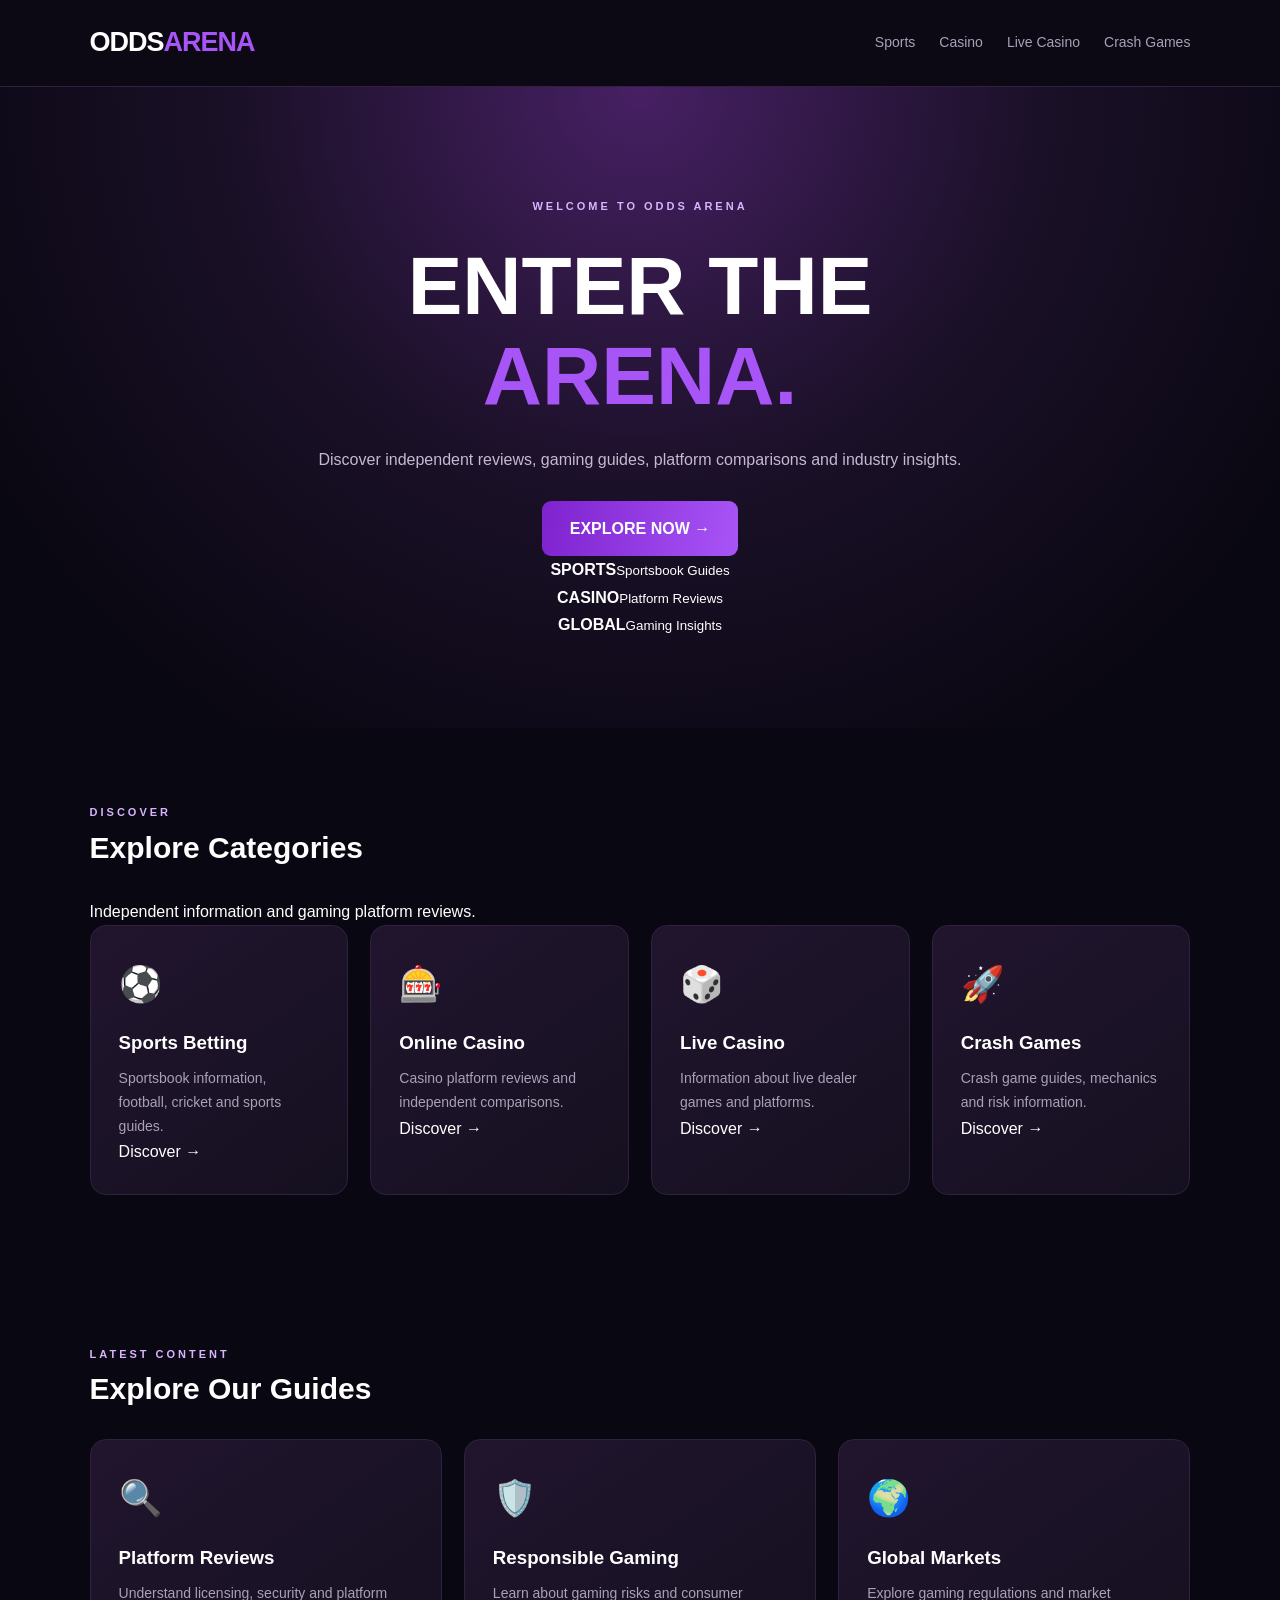
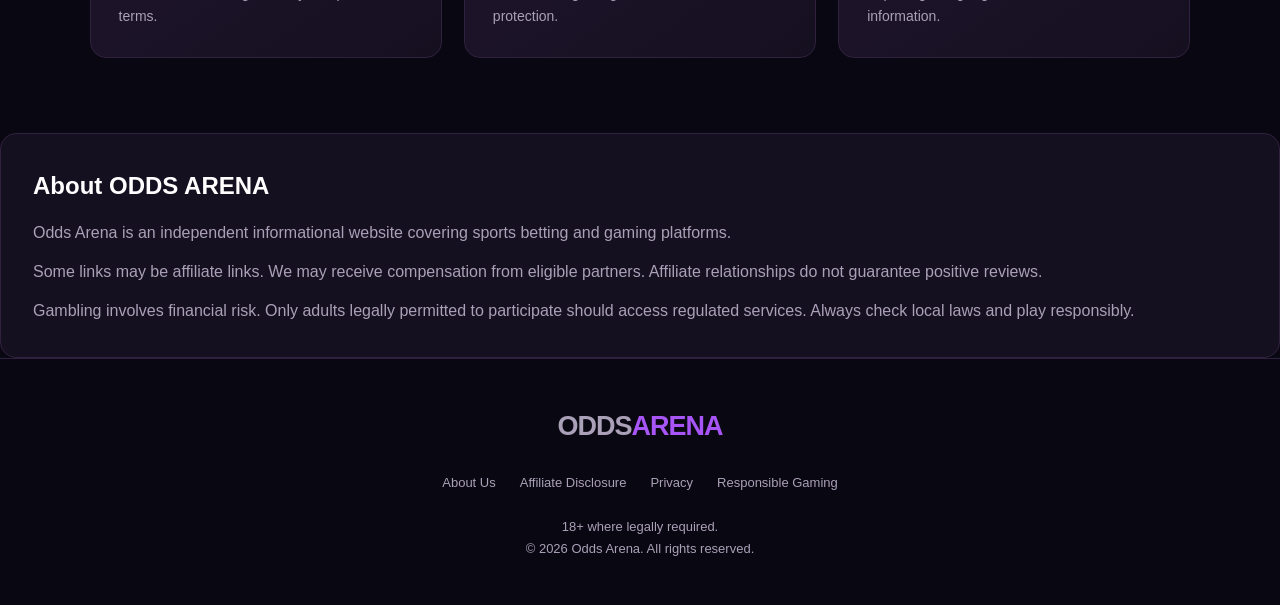
<file: index.html>
<!DOCTYPE html>
<html lang="en">
<head>
  <link rel="stylesheet" href="style.css">
<meta charset="UTF-8">
<meta name="viewport" content="width=device-width, initial-scale=1.0">
<meta name="description" content="Odds Arena - Independent sports and gaming reviews, guides and comparisons.">
<meta name="theme-color" content="#0b0812">
<title>ODDS ARENA | Gaming Reviews & Guides</title>


</head>

<body>

<header>
  <a class="logo" href="#">ODDS<span>ARENA</span></a>
  <nav>
    <a href="reviews.html#sports">Sports</a>
<a href="reviews.html#casino">Casino</a>
<a href="reviews.html#live">Live Casino</a>
<a href="reviews.html#crash">Crash Games</a>
  </nav>
</header>

<main>

<div class="hero">
  <div class="eyebrow">WELCOME TO ODDS ARENA</div>
  <h1>ENTER THE<br><span>ARENA.</span></h1>
  <p>
    Discover independent reviews, gaming guides,
    platform comparisons and industry insights.
  </p>
  <a class="button" href="#categories">EXPLORE NOW →</a>

  <div class="stats">
    <div><strong>SPORTS</strong><small>Sportsbook Guides</small></div>
    <div><strong>CASINO</strong><small>Platform Reviews</small></div>
    <div><strong>GLOBAL</strong><small>Gaming Insights</small></div>
  </div>
</div>

<section id="categories">
  <div class="heading">
    <div class="eyebrow">DISCOVER</div>
    <h2>Explore Categories</h2>
    <p>Independent information and gaming platform reviews.</p>
  </div>

  <div class="grid">
    <div class="card" id="sports">
      <div class="icon">⚽</div>
      <h3>Sports Betting</h3>
      <p>Sportsbook information, football, cricket and sports guides.</p>
      <a href="reviews.html#sports">Discover →</a>
    </div>

    <div class="card" id="casino">
      <div class="icon">🎰</div>
      <h3>Online Casino</h3>
      <p>Casino platform reviews and independent comparisons.</p>
      <a href="reviews.html#casino">Discover →</a>
    </div>

    <div class="card" id="live">
      <div class="icon">🎲</div>
      <h3>Live Casino</h3>
      <p>Information about live dealer games and platforms.</p>
      <a href="reviews.html#live">Discover →</a>
    </div>

    <div class="card" id="crash">
      <div class="icon">🚀</div>
      <h3>Crash Games</h3>
      <p>Crash game guides, mechanics and risk information.</p>
      <a href="reviews.html#crash">Discover →</a>
    </div>
  </div>
</section>

<section>
  <div class="heading">
    <div class="eyebrow">LATEST CONTENT</div>
    <h2>Explore Our Guides</h2>
  </div>
  <div class="grid">
    <div class="card">
      <div class="icon">🔍</div>
      <h3>Platform Reviews</h3>
      <p>Understand licensing, security and platform terms.</p>
    </div>
    <div class="card">
      <div class="icon">🛡️</div>
      <h3>Responsible Gaming</h3>
      <p>Learn about gaming risks and consumer protection.</p>
    </div>
    <div class="card">
      <div class="icon">🌍</div>
      <h3>Global Markets</h3>
      <p>Explore gaming regulations and market information.</p>
    </div>
  </div>
</section>

<div class="about" id="about">
  <h2>About ODDS ARENA</h2>
  <p>
    Odds Arena is an independent informational website
    covering sports betting and gaming platforms.
  </p>
  <p>
    Some links may be affiliate links. We may receive
    compensation from eligible partners. Affiliate
    relationships do not guarantee positive reviews.
  </p>
  <p>
    Gambling involves financial risk. Only adults legally
    permitted to participate should access regulated services.
    Always check local laws and play responsibly.
  </p>
</div>

</main>

<footer>
  <a class="logo" href="#">ODDS<span>ARENA</span></a>
  <div class="footer-links">
    <a href="#about">About Us</a>
    <a href="#about">Affiliate Disclosure</a>
    <a href="#about">Privacy</a>
    <a href="#about">Responsible Gaming</a>
  </div>
  <p>18+ where legally required.</p>
  <p>© 2026 Odds Arena. All rights reserved.</p>
</footer>

</body>
</html>
</file>
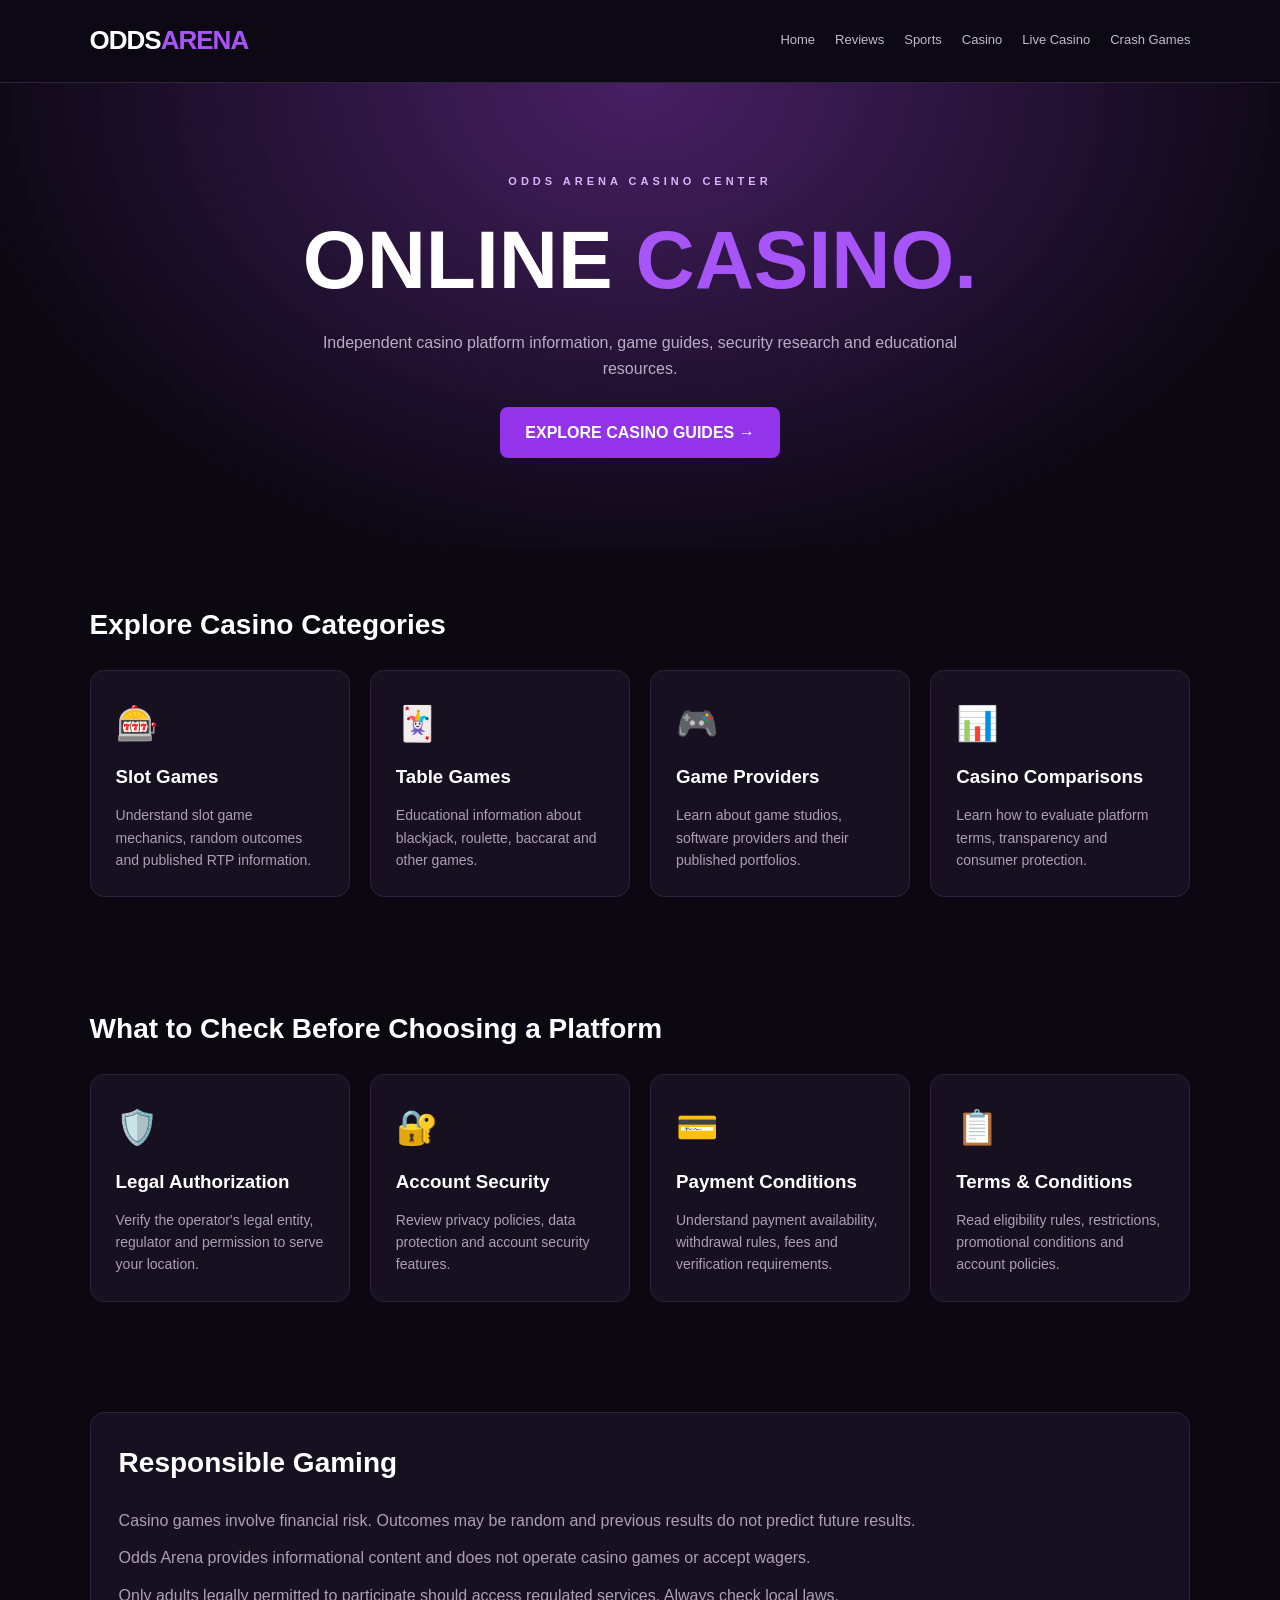
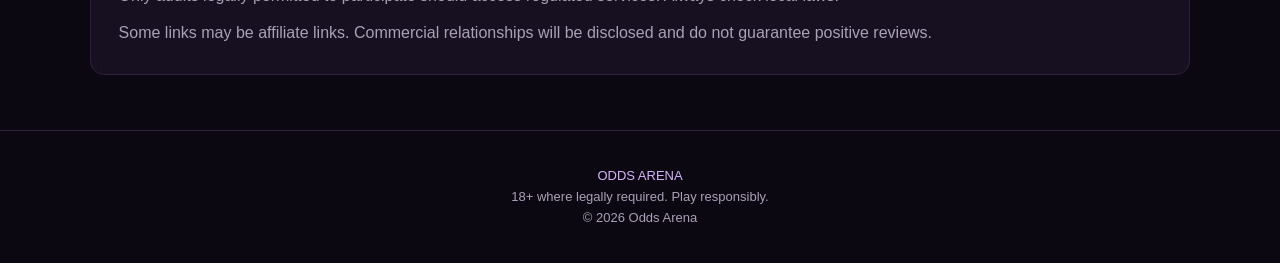
<file: casino.html>
<!DOCTYPE html>
<html lang="en">
  <head>
    <link rel="stylesheet" href="style.css">
<meta charset="UTF-8">
<meta name="viewport" content="width=device-width, initial-scale=1">
<meta name="description" content="Odds Arena independent online casino reviews and educational gaming guides.">
<title>Online Casino Guides | ODDS ARENA</title>
<style>
*{box-sizing:border-box;margin:0;padding:0}
body{background:#0b0812;color:#fff;font-family:Arial,sans-serif;line-height:1.6}
a{text-decoration:none;color:inherit}
header{padding:20px 7%;display:flex;justify-content:space-between;align-items:center;flex-wrap:wrap;gap:15px;border-bottom:1px solid #30213e}
.logo{font-size:26px;font-weight:900}
.logo span{color:#a855f7}
nav{display:flex;gap:20px;flex-wrap:wrap}
nav a{color:#c5b8d1;font-size:13px}
.hero{text-align:center;padding:90px 20px;background:radial-gradient(ellipse at top,#472064,#0b0812 75%)}
.tag{color:#d8b4fe;letter-spacing:4px;font-size:11px}
h1{font-size:clamp(40px,7vw,65px);margin:15px 0}
h1 span{color:#a855f7}
.hero p{max-width:650px;margin:auto;color:#b9aec4}
.btn{display:inline-block;background:#9333ea;padding:13px 25px;border-radius:8px;margin-top:25px;font-weight:bold}
section{padding:55px 7%}
section h2{margin-bottom:22px;font-size:28px}
.grid{display:grid;grid-template-columns:repeat(auto-fit,minmax(230px,1fr));gap:20px}
.card{background:#171020;border:1px solid #30213e;padding:25px;border-radius:14px}
.card span{font-size:34px}
.card h3{margin:12px 0}
.card p{font-size:14px;color:#aaa0b7}
.info{background:#171020;border:1px solid #30213e;border-radius:14px;padding:28px}
.info p{color:#aaa0b7;margin-top:12px}
footer{text-align:center;padding:35px;border-top:1px solid #30213e;color:#aaa0b7;font-size:13px}
footer a{color:#d8b4fe}
@media(max-width:600px){header{justify-content:center}nav{justify-content:center;gap:12px}}
</style>
</head>
<body>
<header>
<a class="logo" href="index.html">ODDS<span>ARENA</span></a>
<nav>
<a href="index.html">Home</a>
<a href="reviews.html">Reviews</a>
<a href="sports.html">Sports</a>
<a href="casino.html">Casino</a>
<a href="live.html">Live Casino</a>
<a href="crash.html">Crash Games</a>
</nav>
</header>

<main>
<div class="hero">
<div class="tag">ODDS ARENA CASINO CENTER</div>
<h1>ONLINE <span>CASINO.</span></h1>
<p>Independent casino platform information, game guides, security research and educational resources.</p>
<a href="#guides" class="btn">EXPLORE CASINO GUIDES →</a>
</div>

<section id="guides">
<h2>Explore Casino Categories</h2>
<div class="grid">
<article class="card">
<span>🎰</span>
<h3>Slot Games</h3>
<p>Understand slot game mechanics, random outcomes and published RTP information.</p>
</article>
<article class="card">
<span>🃏</span>
<h3>Table Games</h3>
<p>Educational information about blackjack, roulette, baccarat and other games.</p>
</article>
<article class="card">
<span>🎮</span>
<h3>Game Providers</h3>
<p>Learn about game studios, software providers and their published portfolios.</p>
</article>
<article class="card">
<span>📊</span>
<h3>Casino Comparisons</h3>
<p>Learn how to evaluate platform terms, transparency and consumer protection.</p>
</article>
</div>
</section>

<section>
<h2>What to Check Before Choosing a Platform</h2>
<div class="grid">
<article class="card">
<span>🛡️</span>
<h3>Legal Authorization</h3>
<p>Verify the operator's legal entity, regulator and permission to serve your location.</p>
</article>
<article class="card">
<span>🔐</span>
<h3>Account Security</h3>
<p>Review privacy policies, data protection and account security features.</p>
</article>
<article class="card">
<span>💳</span>
<h3>Payment Conditions</h3>
<p>Understand payment availability, withdrawal rules, fees and verification requirements.</p>
</article>
<article class="card">
<span>📋</span>
<h3>Terms & Conditions</h3>
<p>Read eligibility rules, restrictions, promotional conditions and account policies.</p>
</article>
</div>
</section>

<section>
<div class="info">
<h2>Responsible Gaming</h2>
<p>Casino games involve financial risk. Outcomes may be random and previous results do not predict future results.</p>
<p>Odds Arena provides informational content and does not operate casino games or accept wagers.</p>
<p>Only adults legally permitted to participate should access regulated services. Always check local laws.</p>
<p>Some links may be affiliate links. Commercial relationships will be disclosed and do not guarantee positive reviews.</p>
</div>
</section>
</main>

<footer>
<a href="index.html">ODDS ARENA</a>
<p>18+ where legally required. Play responsibly.</p>
<p>© 2026 Odds Arena</p>
</footer>
</body>
</html>
</file>
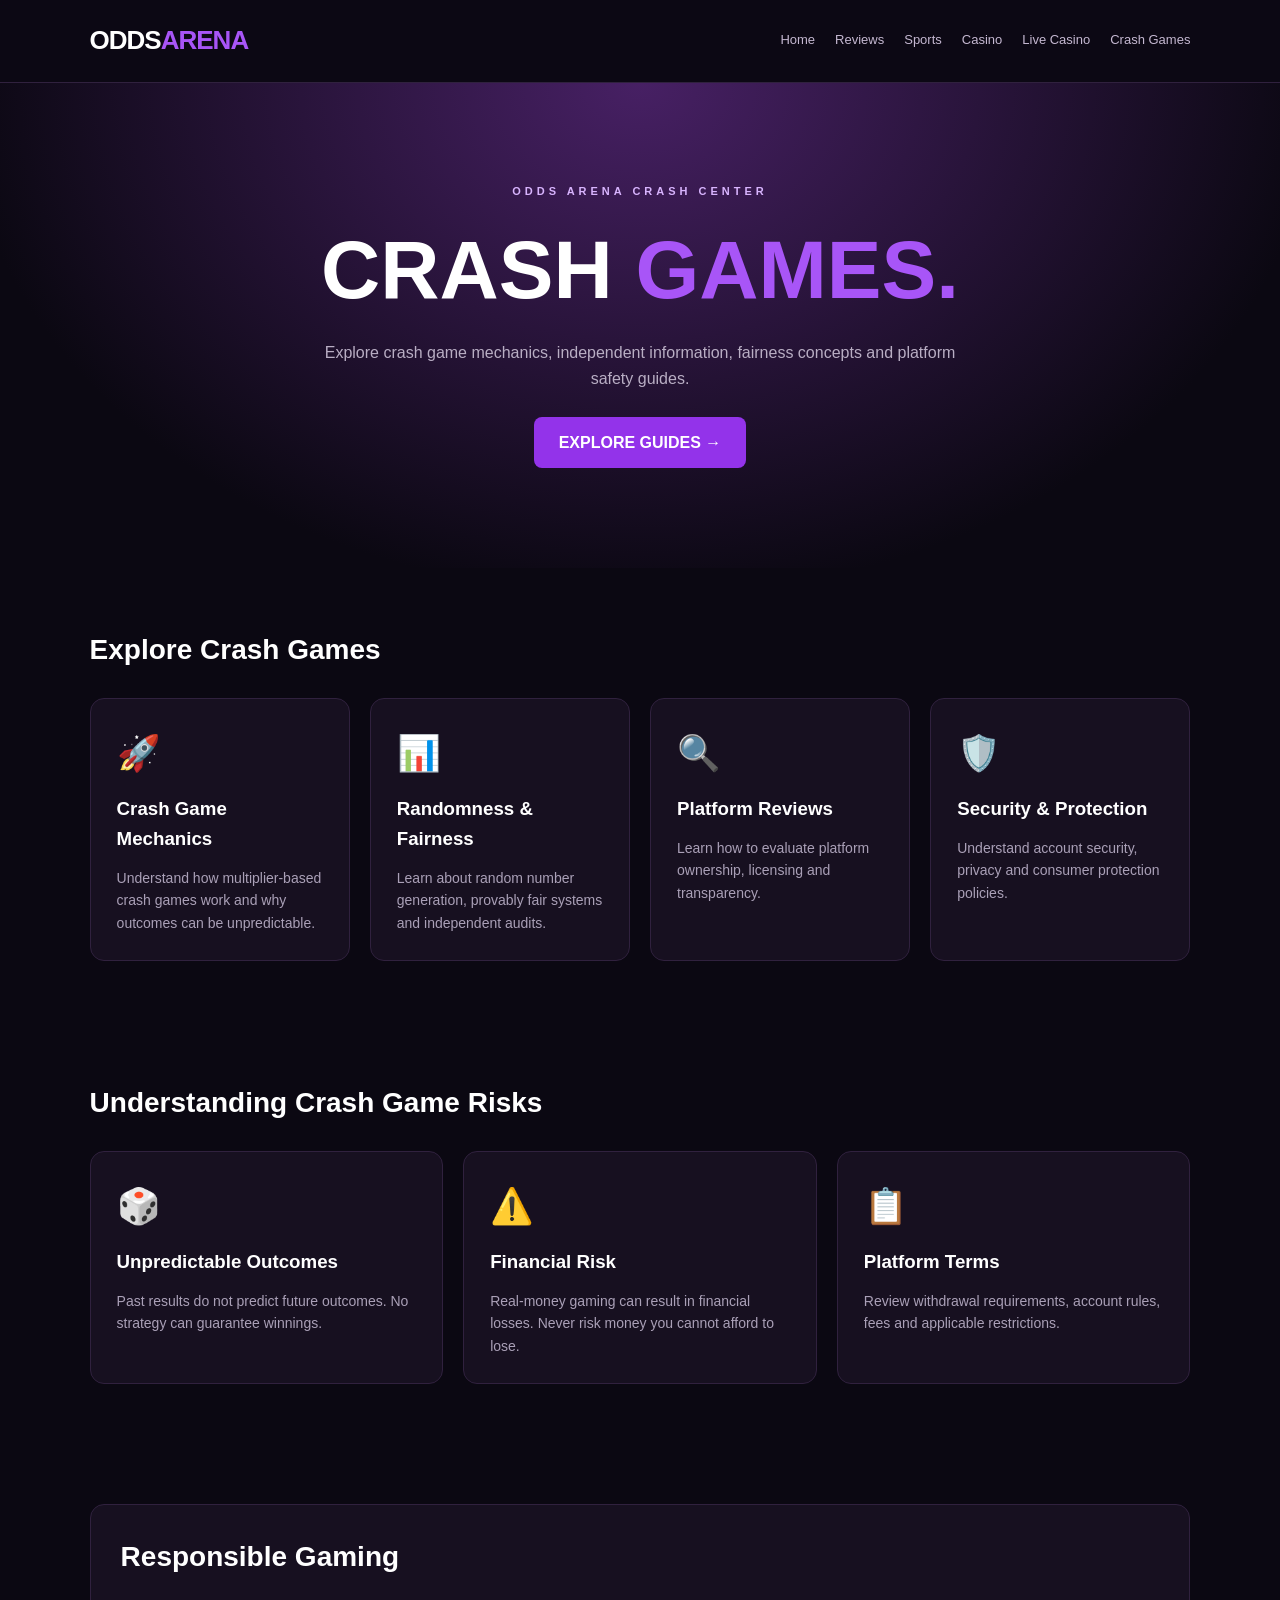
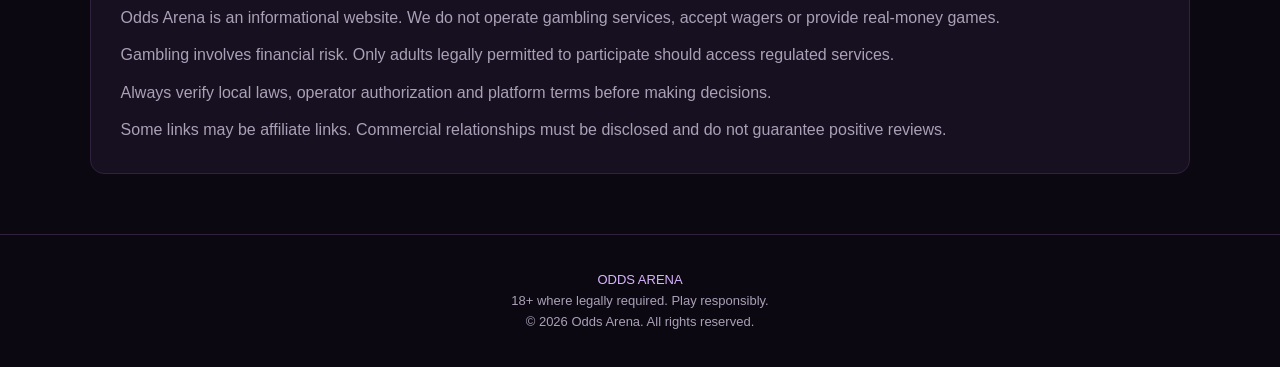
<file: crash.html>
<!DOCTYPE html>
<html lang="en">
 <link rel="stylesheet" href="style.css">
<head>
<meta charset="UTF-8">
<meta name="viewport" content="width=device-width, initial-scale=1">
<meta name="description" content="Odds Arena crash game guides, mechanics, fairness and independent platform information.">
<meta name="theme-color" content="#0b0812">
<title>Crash Games | ODDS ARENA</title>

<style>
*{box-sizing:border-box;margin:0;padding:0}
body{
 background:#0b0812;
 color:#fff;
 font-family:Arial,sans-serif;
 line-height:1.6;
}
a{text-decoration:none;color:inherit}
header{
 padding:20px 7%;
 display:flex;
 justify-content:space-between;
 align-items:center;
 flex-wrap:wrap;
 gap:15px;
 border-bottom:1px solid #30213e;
}
.logo{font-size:26px;font-weight:900}
.logo span{color:#a855f7}
nav{display:flex;gap:20px;flex-wrap:wrap}
nav a{color:#c5b8d1;font-size:13px}
nav a:hover{color:#d8b4fe}
.hero{
 text-align:center;
 padding:100px 20px;
 background:radial-gradient(ellipse at top,#472064,#0b0812 75%);
}
.tag{
 color:#d8b4fe;
 letter-spacing:4px;
 font-size:11px;
}
h1{
 font-size:clamp(40px,7vw,68px);
 margin:15px 0;
}
h1 span{color:#a855f7}
.hero p{
 max-width:650px;
 margin:auto;
 color:#b9aec4;
}
.btn{
 display:inline-block;
 background:#9333ea;
 padding:13px 25px;
 border-radius:8px;
 margin-top:25px;
 font-weight:bold;
}
section{padding:60px 7%}
section h2{margin-bottom:25px;font-size:28px}
.grid{
 display:grid;
 grid-template-columns:repeat(auto-fit,minmax(230px,1fr));
 gap:20px;
}
.card{
 background:#171020;
 border:1px solid #30213e;
 padding:26px;
 border-radius:14px;
}
.card span{font-size:35px}
.card h3{margin:13px 0}
.card p{
 color:#aaa0b7;
 font-size:14px;
}
.info{
 background:#171020;
 border:1px solid #30213e;
 border-radius:14px;
 padding:30px;
}
.info p{
 color:#aaa0b7;
 margin-top:12px;
}
footer{
 text-align:center;
 padding:35px;
 border-top:1px solid #30213e;
 color:#aaa0b7;
 font-size:13px;
}
footer a{color:#d8b4fe}
@media(max-width:600px){
 header{justify-content:center}
 nav{justify-content:center;gap:12px}
 .hero{padding:75px 18px}
 section{padding:45px 5%}
}
</style>
</head>

<body>

<header>
<a class="logo" href="index.html">ODDS<span>ARENA</span></a>
<nav>
<a href="index.html">Home</a>
<a href="reviews.html">Reviews</a>
<a href="sports.html">Sports</a>
<a href="casino.html">Casino</a>
<a href="live.html">Live Casino</a>
<a href="crash.html">Crash Games</a>
</nav>
</header>

<main>

<div class="hero">
<div class="tag">ODDS ARENA CRASH CENTER</div>
<h1>CRASH <span>GAMES.</span></h1>
<p>
Explore crash game mechanics, independent information,
fairness concepts and platform safety guides.
</p>
<a href="#guides" class="btn">EXPLORE GUIDES →</a>
</div>

<section id="guides">
<h2>Explore Crash Games</h2>

<div class="grid">

<article class="card">
<span>🚀</span>
<h3>Crash Game Mechanics</h3>
<p>
Understand how multiplier-based crash games work
and why outcomes can be unpredictable.
</p>
</article>

<article class="card">
<span>📊</span>
<h3>Randomness & Fairness</h3>
<p>
Learn about random number generation,
provably fair systems and independent audits.
</p>
</article>

<article class="card">
<span>🔍</span>
<h3>Platform Reviews</h3>
<p>
Learn how to evaluate platform ownership,
licensing and transparency.
</p>
</article>

<article class="card">
<span>🛡️</span>
<h3>Security & Protection</h3>
<p>
Understand account security, privacy
and consumer protection policies.
</p>
</article>

</div>
</section>

<section>
<h2>Understanding Crash Game Risks</h2>

<div class="grid">

<article class="card">
<span>🎲</span>
<h3>Unpredictable Outcomes</h3>
<p>
Past results do not predict future outcomes.
No strategy can guarantee winnings.
</p>
</article>

<article class="card">
<span>⚠️</span>
<h3>Financial Risk</h3>
<p>
Real-money gaming can result in financial losses.
Never risk money you cannot afford to lose.
</p>
</article>

<article class="card">
<span>📋</span>
<h3>Platform Terms</h3>
<p>
Review withdrawal requirements, account rules,
fees and applicable restrictions.
</p>
</article>

</div>
</section>

<section>
<div class="info">
<h2>Responsible Gaming</h2>

<p>
Odds Arena is an informational website.
We do not operate gambling services,
accept wagers or provide real-money games.
</p>

<p>
Gambling involves financial risk.
Only adults legally permitted to participate
should access regulated services.
</p>

<p>
Always verify local laws, operator authorization
and platform terms before making decisions.
</p>

<p>
Some links may be affiliate links.
Commercial relationships must be disclosed
and do not guarantee positive reviews.
</p>
</div>
</section>

</main>

<footer>
<a href="index.html">ODDS ARENA</a>
<p>18+ where legally required. Play responsibly.</p>
<p>© 2026 Odds Arena. All rights reserved.</p>
</footer>

</body>
</html>
</file>
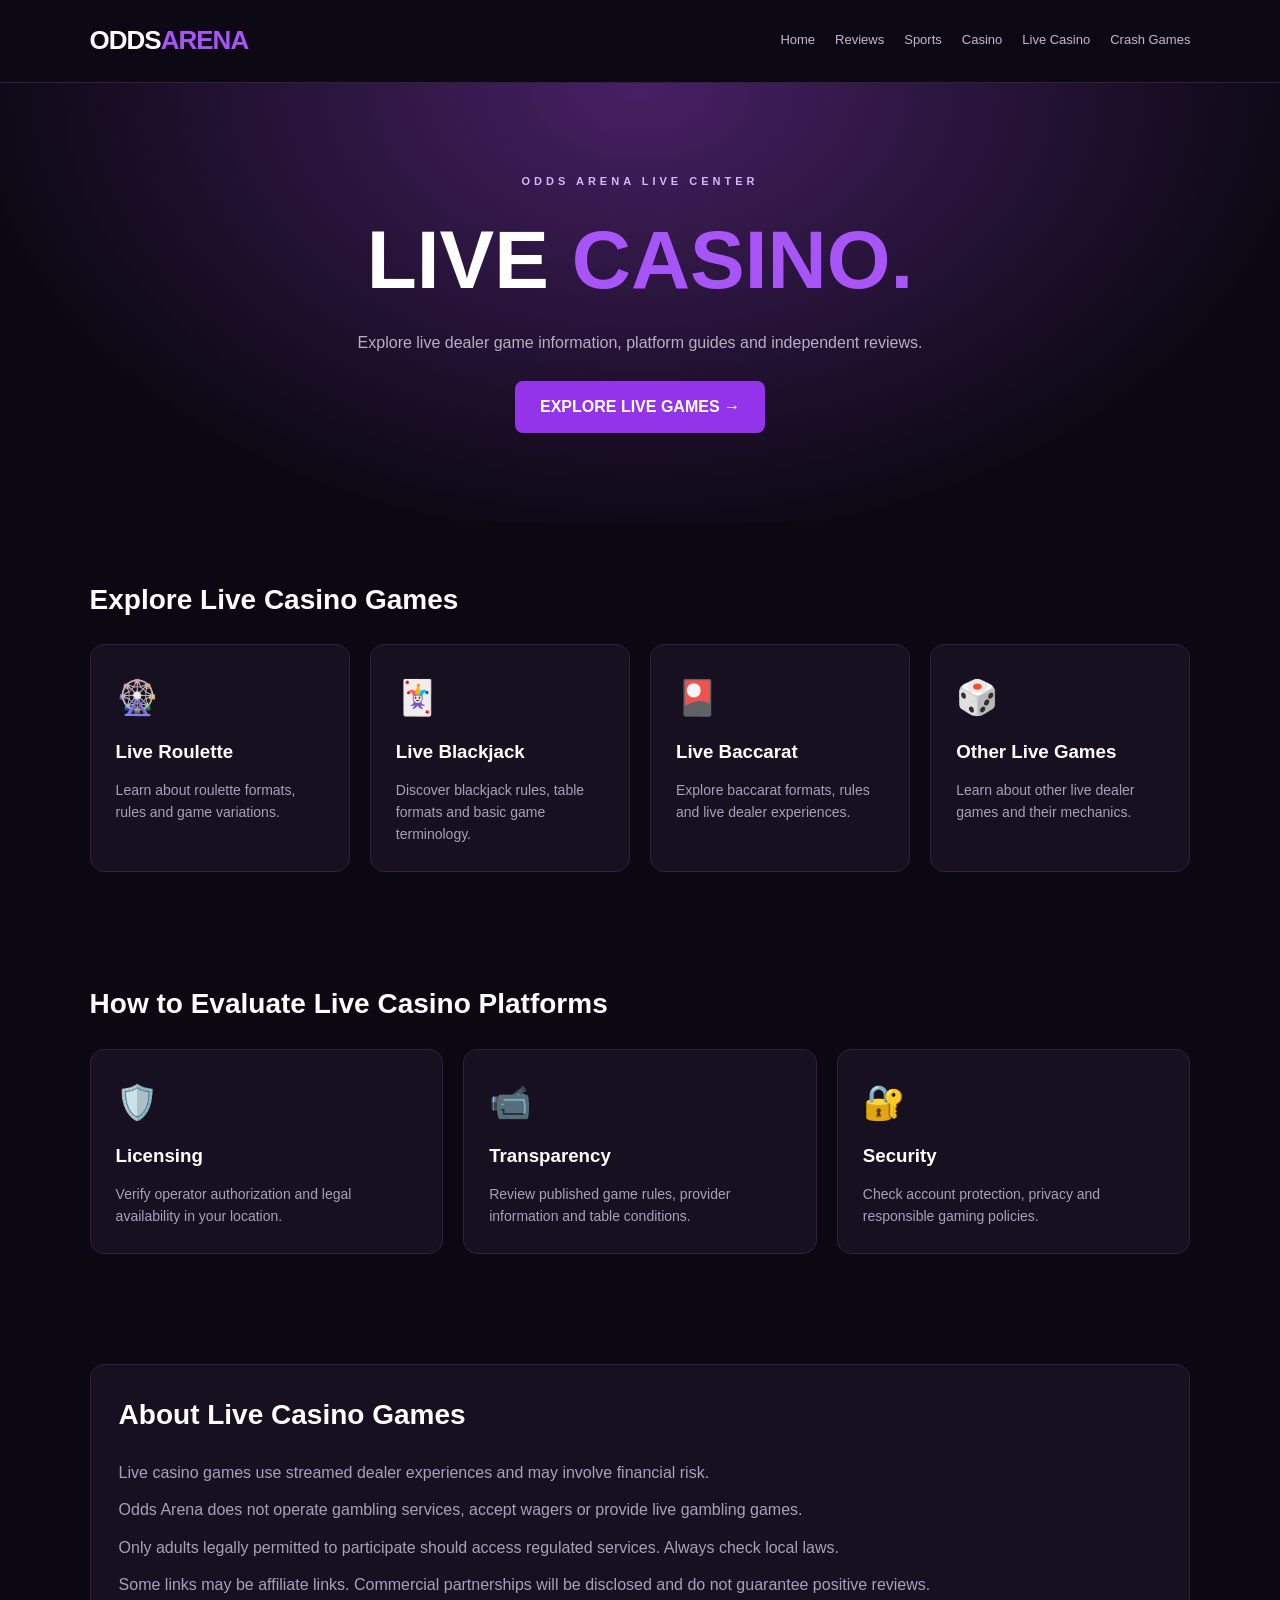
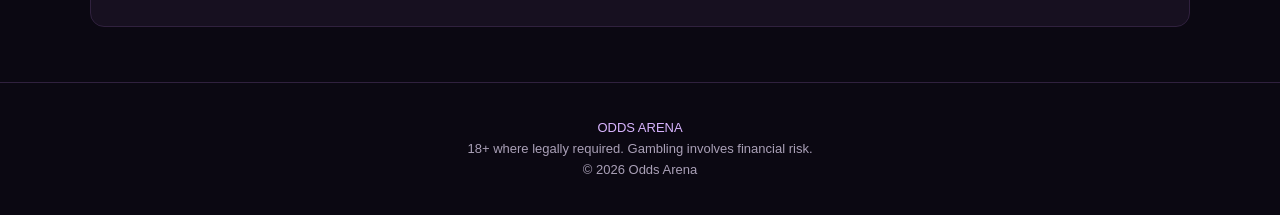
<file: live.html>
<!DOCTYPE html>
<html lang="en">
  <link rel="stylesheet" href="style.css">
<head>
<meta charset="UTF-8">
<meta name="viewport" content="width=device-width, initial-scale=1">
<meta name="description" content="Odds Arena live casino guides, game information and platform reviews.">
<title>Live Casino Guides | ODDS ARENA</title>
<style>
*{box-sizing:border-box;margin:0;padding:0}
body{background:#0b0812;color:#fff;font-family:Arial,sans-serif;line-height:1.6}
a{text-decoration:none;color:inherit}
header{padding:20px 7%;display:flex;justify-content:space-between;align-items:center;flex-wrap:wrap;gap:15px;border-bottom:1px solid #30213e}
.logo{font-size:26px;font-weight:900}
.logo span{color:#a855f7}
nav{display:flex;gap:20px;flex-wrap:wrap}
nav a{color:#c5b8d1;font-size:13px}
.hero{text-align:center;padding:90px 20px;background:radial-gradient(ellipse at top,#472064,#0b0812 75%)}
.tag{color:#d8b4fe;letter-spacing:4px;font-size:11px}
h1{font-size:clamp(40px,7vw,65px);margin:15px 0}
h1 span{color:#a855f7}
.hero p{max-width:650px;margin:auto;color:#b9aec4}
.btn{display:inline-block;background:#9333ea;padding:13px 25px;border-radius:8px;margin-top:25px;font-weight:bold}
section{padding:55px 7%}
section h2{margin-bottom:22px;font-size:28px}
.grid{display:grid;grid-template-columns:repeat(auto-fit,minmax(230px,1fr));gap:20px}
.card{background:#171020;border:1px solid #30213e;padding:25px;border-radius:14px}
.card span{font-size:34px}
.card h3{margin:12px 0}
.card p{font-size:14px;color:#aaa0b7}
.info{background:#171020;border:1px solid #30213e;border-radius:14px;padding:28px}
.info p{color:#aaa0b7;margin-top:12px}
footer{text-align:center;padding:35px;border-top:1px solid #30213e;color:#aaa0b7;font-size:13px}
footer a{color:#d8b4fe}
@media(max-width:600px){header{justify-content:center}nav{justify-content:center;gap:12px}}
</style>
</head>
<body>

<header>
<a class="logo" href="index.html">ODDS<span>ARENA</span></a>
<nav>
<a href="index.html">Home</a>
<a href="reviews.html">Reviews</a>
<a href="sports.html">Sports</a>
<a href="casino.html">Casino</a>
<a href="live.html">Live Casino</a>
<a href="crash.html">Crash Games</a>
</nav>
</header>

<main>
<div class="hero">
<div class="tag">ODDS ARENA LIVE CENTER</div>
<h1>LIVE <span>CASINO.</span></h1>
<p>Explore live dealer game information, platform guides and independent reviews.</p>
<a href="#games" class="btn">EXPLORE LIVE GAMES →</a>
</div>

<section id="games">
<h2>Explore Live Casino Games</h2>
<div class="grid">
<article class="card">
<span>🎡</span>
<h3>Live Roulette</h3>
<p>Learn about roulette formats, rules and game variations.</p>
</article>
<article class="card">
<span>🃏</span>
<h3>Live Blackjack</h3>
<p>Discover blackjack rules, table formats and basic game terminology.</p>
</article>
<article class="card">
<span>🎴</span>
<h3>Live Baccarat</h3>
<p>Explore baccarat formats, rules and live dealer experiences.</p>
</article>
<article class="card">
<span>🎲</span>
<h3>Other Live Games</h3>
<p>Learn about other live dealer games and their mechanics.</p>
</article>
</div>
</section>

<section>
<h2>How to Evaluate Live Casino Platforms</h2>
<div class="grid">
<article class="card">
<span>🛡️</span>
<h3>Licensing</h3>
<p>Verify operator authorization and legal availability in your location.</p>
</article>
<article class="card">
<span>📹</span>
<h3>Transparency</h3>
<p>Review published game rules, provider information and table conditions.</p>
</article>
<article class="card">
<span>🔐</span>
<h3>Security</h3>
<p>Check account protection, privacy and responsible gaming policies.</p>
</article>
</div>
</section>

<section>
<div class="info">
<h2>About Live Casino Games</h2>
<p>Live casino games use streamed dealer experiences and may involve financial risk.</p>
<p>Odds Arena does not operate gambling services, accept wagers or provide live gambling games.</p>
<p>Only adults legally permitted to participate should access regulated services. Always check local laws.</p>
<p>Some links may be affiliate links. Commercial partnerships will be disclosed and do not guarantee positive reviews.</p>
</div>
</section>
</main>

<footer>
<a href="index.html">ODDS ARENA</a>
<p>18+ where legally required. Gambling involves financial risk.</p>
<p>© 2026 Odds Arena</p>
</footer>
</body>
</html>
</file>
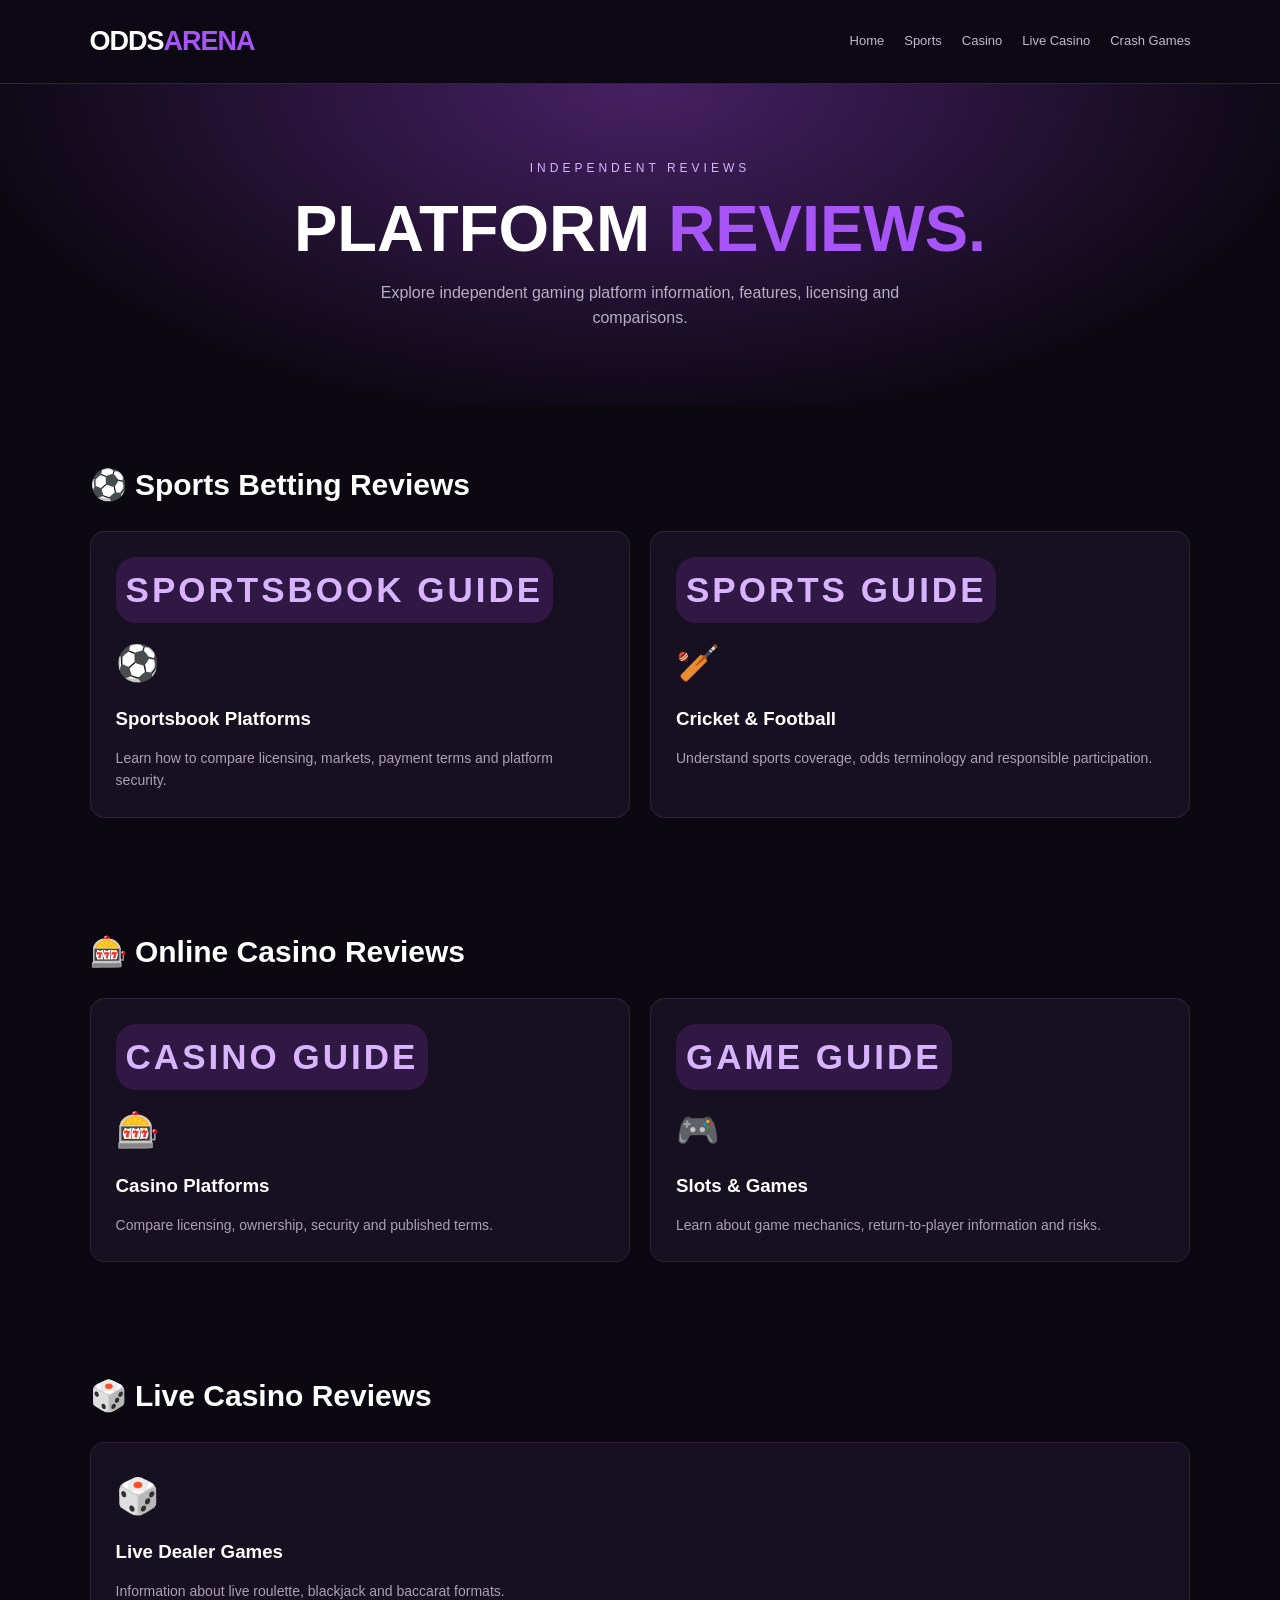
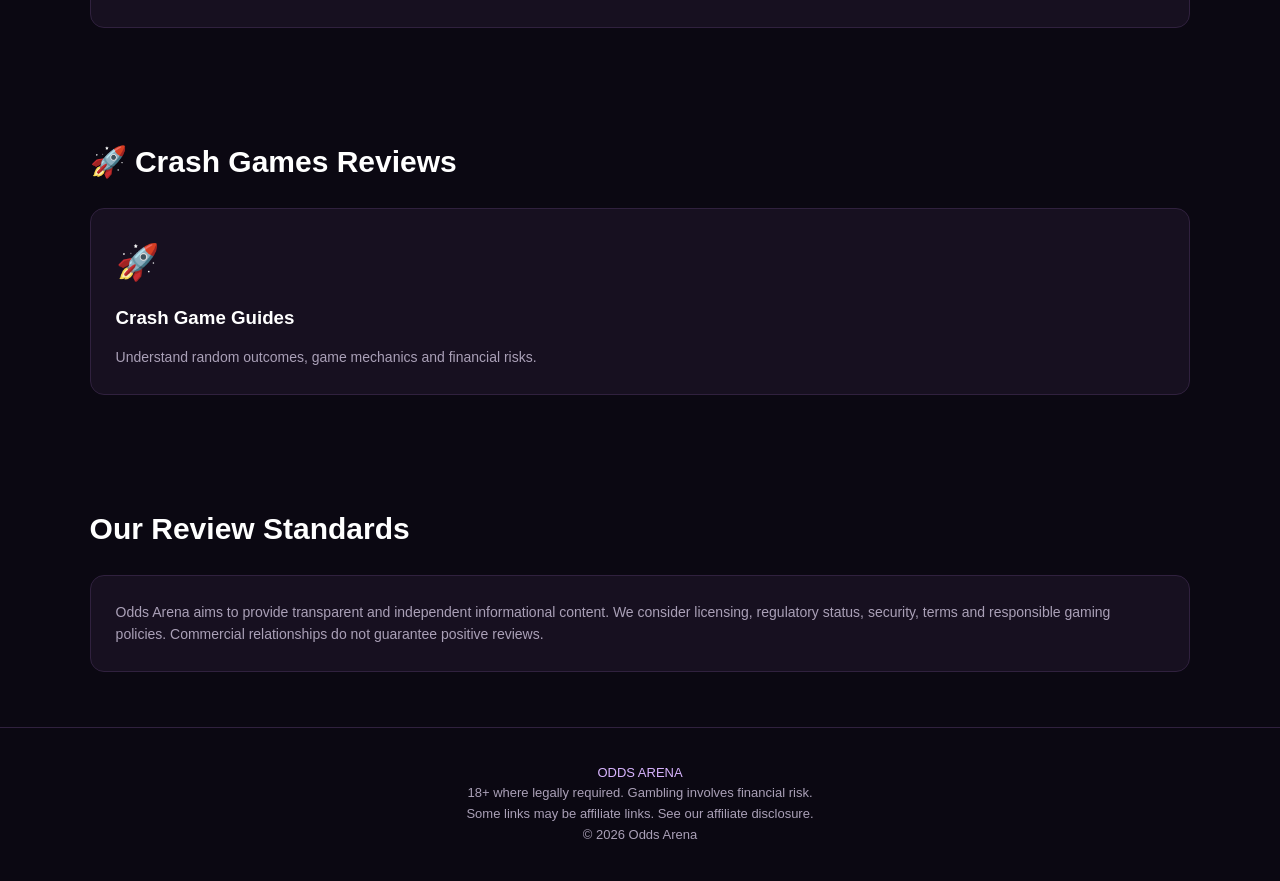
<file: reviews.html>
<!DOCTYPE html>
<html lang="en">
  <link rel="stylesheet" href="style.css">
<head>
<meta charset="UTF-8">
<meta name="viewport" content="width=device-width, initial-scale=1">
<meta name="description" content="Independent gaming platform reviews and comparisons at Odds Arena.">
<title>Reviews | ODDS ARENA</title>
<style>
*{box-sizing:border-box;margin:0;padding:0}
body{background:#0b0812;color:#fff;font-family:Arial,sans-serif;line-height:1.6}
a{text-decoration:none;color:inherit}
header{padding:20px 7%;display:flex;justify-content:space-between;align-items:center;border-bottom:1px solid #30213e;flex-wrap:wrap;gap:15px}
.logo{font-size:27px;font-weight:900}
.logo span{color:#a855f7}
nav{display:flex;gap:20px;flex-wrap:wrap}
nav a{font-size:13px;color:#c5b8d1}
.hero{text-align:center;padding:75px 20px;background:radial-gradient(ellipse at top,#472064,#0b0812 75%)}
.hero h1{font-size:clamp(38px,7vw,65px);margin:15px 0}
.hero h1 span{color:#a855f7}
.hero p{color:#b9aec4;max-width:600px;margin:auto}
.section{padding:55px 7%}
.section h2{margin-bottom:22px}
.grid{display:grid;grid-template-columns:repeat(auto-fit,minmax(240px,1fr));gap:20px}
.card{background:#171020;border:1px solid #30213e;border-radius:14px;padding:25px}
.card .emoji{font-size:35px}
.card h3{margin:13px 0}
.card p{font-size:14px;color:#aaa0b7}
.tag{display:inline-block;color:#d8b4fe;background:#301744;padding:5px 10px;border-radius:20px;font-size:11px;margin-bottom:12px}
footer{text-align:center;padding:35px;border-top:1px solid #30213e;color:#aaa0b7;font-size:13px}
footer a{color:#d8b4fe}
</style>
</head>
<body>
<header>
<a class="logo" href="index.html">ODDS<span>ARENA</span></a>
<nav>
<a href="index.html">Home</a>
<a href="#sports">Sports</a>
<a href="#casino">Casino</a>
<a href="#live">Live Casino</a>
<a href="#crash">Crash Games</a>
</nav>
</header>

<section class="hero">
<div style="color:#d8b4fe;letter-spacing:4px;font-size:12px">INDEPENDENT REVIEWS</div>
<h1>PLATFORM <span>REVIEWS.</span></h1>
<p>Explore independent gaming platform information, features, licensing and comparisons.</p>
</section>

<section class="section" id="sports">
<h2>⚽ Sports Betting Reviews</h2>
<div class="grid">
<article class="card">
<span class="tag">SPORTSBOOK GUIDE</span>
<div class="emoji">⚽</div>
<h3>Sportsbook Platforms</h3>
<p>Learn how to compare licensing, markets, payment terms and platform security.</p>
</article>
<article class="card">
<span class="tag">SPORTS GUIDE</span>
<div class="emoji">🏏</div>
<h3>Cricket & Football</h3>
<p>Understand sports coverage, odds terminology and responsible participation.</p>
</article>
</div>
</section>

<section class="section" id="casino">
<h2>🎰 Online Casino Reviews</h2>
<div class="grid">
<article class="card">
<span class="tag">CASINO GUIDE</span>
<div class="emoji">🎰</div>
<h3>Casino Platforms</h3>
<p>Compare licensing, ownership, security and published terms.</p>
</article>
<article class="card">
<span class="tag">GAME GUIDE</span>
<div class="emoji">🎮</div>
<h3>Slots & Games</h3>
<p>Learn about game mechanics, return-to-player information and risks.</p>
</article>
</div>
</section>

<section class="section" id="live">
<h2>🎲 Live Casino Reviews</h2>
<div class="grid">
<article class="card">
<div class="emoji">🎲</div>
<h3>Live Dealer Games</h3>
<p>Information about live roulette, blackjack and baccarat formats.</p>
</article>
</div>
</section>

<section class="section" id="crash">
<h2>🚀 Crash Games Reviews</h2>
<div class="grid">
<article class="card">
<div class="emoji">🚀</div>
<h3>Crash Game Guides</h3>
<p>Understand random outcomes, game mechanics and financial risks.</p>
</article>
</div>
</section>

<section class="section">
<h2>Our Review Standards</h2>
<div class="card">
<p>Odds Arena aims to provide transparent and independent informational content. We consider licensing, regulatory status, security, terms and responsible gaming policies. Commercial relationships do not guarantee positive reviews.</p>
</div>
</section>

<footer>
<a href="index.html">ODDS ARENA</a>
<p>18+ where legally required. Gambling involves financial risk.</p>
<p>Some links may be affiliate links. See our affiliate disclosure.</p>
<p>© 2026 Odds Arena</p>
</footer>
</body>
</html>
</file>
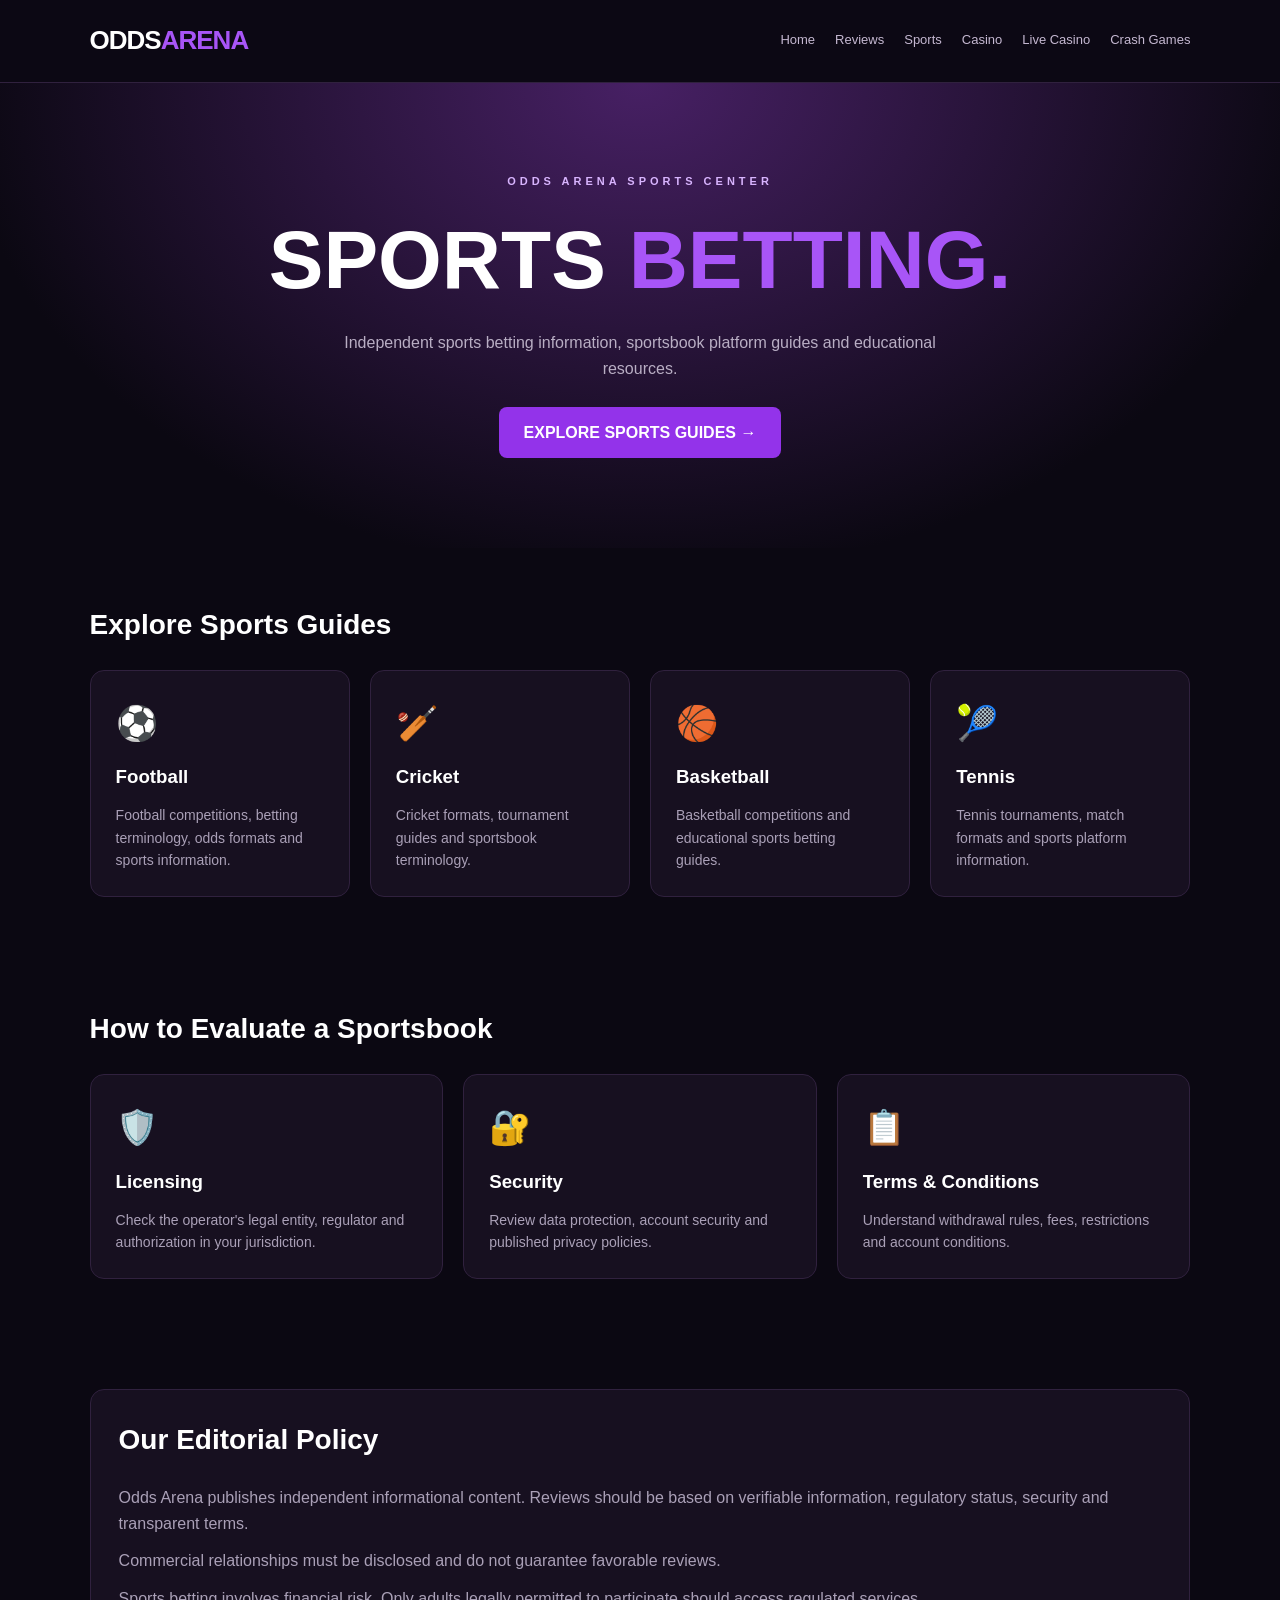
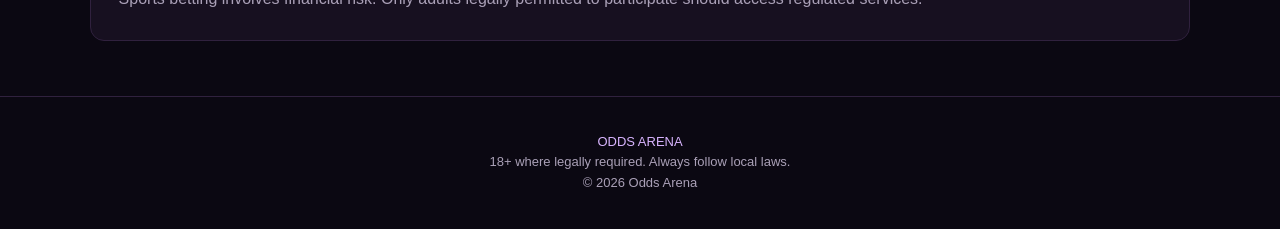
<file: sports.html>
<!DOCTYPE html>
<html lang="en">
  <link rel="stylesheet" href="style.css">
<head>
<meta charset="UTF-8">
<meta name="viewport" content="width=device-width, initial-scale=1">
<meta name="description" content="Odds Arena sports betting guides, sportsbook reviews and sports platform comparisons.">
<title>Sports Betting Guides | ODDS ARENA</title>
<style>
*{box-sizing:border-box;margin:0;padding:0}
body{background:#0b0812;color:#fff;font-family:Arial,sans-serif;line-height:1.6}
a{text-decoration:none;color:inherit}
header{padding:20px 7%;display:flex;justify-content:space-between;align-items:center;flex-wrap:wrap;gap:15px;border-bottom:1px solid #30213e}
.logo{font-size:26px;font-weight:900}
.logo span{color:#a855f7}
nav{display:flex;gap:20px;flex-wrap:wrap}
nav a{color:#c5b8d1;font-size:13px}
.hero{text-align:center;padding:90px 20px;background:radial-gradient(ellipse at top,#472064,#0b0812 75%)}
.tag{color:#d8b4fe;letter-spacing:4px;font-size:11px}
h1{font-size:clamp(40px,7vw,65px);margin:15px 0}
h1 span{color:#a855f7}
.hero p{max-width:650px;margin:auto;color:#b9aec4}
.btn{display:inline-block;background:#9333ea;padding:13px 25px;border-radius:8px;margin-top:25px;font-weight:bold}
section{padding:55px 7%}
section h2{margin-bottom:22px;font-size:28px}
.grid{display:grid;grid-template-columns:repeat(auto-fit,minmax(230px,1fr));gap:20px}
.card{background:#171020;border:1px solid #30213e;padding:25px;border-radius:14px}
.card span{font-size:34px}
.card h3{margin:12px 0}
.card p{font-size:14px;color:#aaa0b7}
.info{background:#171020;border:1px solid #30213e;border-radius:14px;padding:28px}
.info p{color:#aaa0b7;margin-top:12px}
footer{text-align:center;padding:35px;border-top:1px solid #30213e;color:#aaa0b7;font-size:13px}
footer a{color:#d8b4fe}
@media(max-width:600px){header{justify-content:center}nav{justify-content:center;gap:12px}}
</style>
</head>
<body>

<header>
<a class="logo" href="index.html">ODDS<span>ARENA</span></a>
<nav>
<a href="index.html">Home</a>
<a href="reviews.html">Reviews</a>
<a href="sports.html">Sports</a>
<a href="reviews.html#casino">Casino</a>
<a href="reviews.html#live">Live Casino</a>
<a href="reviews.html#crash">Crash Games</a>
</nav>
</header>

<main>
<div class="hero">
<div class="tag">ODDS ARENA SPORTS CENTER</div>
<h1>SPORTS <span>BETTING.</span></h1>
<p>Independent sports betting information, sportsbook platform guides and educational resources.</p>
<a href="#guides" class="btn">EXPLORE SPORTS GUIDES →</a>
</div>

<section id="guides">
<h2>Explore Sports Guides</h2>
<div class="grid">
<article class="card">
<span>⚽</span>
<h3>Football</h3>
<p>Football competitions, betting terminology, odds formats and sports information.</p>
</article>
<article class="card">
<span>🏏</span>
<h3>Cricket</h3>
<p>Cricket formats, tournament guides and sportsbook terminology.</p>
</article>
<article class="card">
<span>🏀</span>
<h3>Basketball</h3>
<p>Basketball competitions and educational sports betting guides.</p>
</article>
<article class="card">
<span>🎾</span>
<h3>Tennis</h3>
<p>Tennis tournaments, match formats and sports platform information.</p>
</article>
</div>
</section>

<section>
<h2>How to Evaluate a Sportsbook</h2>
<div class="grid">
<article class="card">
<span>🛡️</span>
<h3>Licensing</h3>
<p>Check the operator's legal entity, regulator and authorization in your jurisdiction.</p>
</article>
<article class="card">
<span>🔐</span>
<h3>Security</h3>
<p>Review data protection, account security and published privacy policies.</p>
</article>
<article class="card">
<span>📋</span>
<h3>Terms & Conditions</h3>
<p>Understand withdrawal rules, fees, restrictions and account conditions.</p>
</article>
</div>
</section>

<section>
<div class="info">
<h2>Our Editorial Policy</h2>
<p>Odds Arena publishes independent informational content. Reviews should be based on verifiable information, regulatory status, security and transparent terms.</p>
<p>Commercial relationships must be disclosed and do not guarantee favorable reviews.</p>
<p>Sports betting involves financial risk. Only adults legally permitted to participate should access regulated services.</p>
</div>
</section>
</main>

<footer>
<a href="index.html">ODDS ARENA</a>
<p>18+ where legally required. Always follow local laws.</p>
<p>© 2026 Odds Arena</p>
</footer>
</body>
</html>
</file>
<file: style.css>
:root {
  --bg: #090711;
  --surface: #151020;
  --surface-light: #21152e;
  --purple: #a855f7;
  --purple-light: #d8b4fe;
  --text: #ffffff;
  --muted: #aaa0b7;
  --border: #30213e;
}

* {
  box-sizing: border-box;
  margin: 0;
  padding: 0;
}

html {
  scroll-behavior: smooth;
}

body {
  background: var(--bg);
  color: var(--text);
  font-family: Arial, sans-serif;
  line-height: 1.7;
}

a {
  color: inherit;
  text-decoration: none;
  transition: .25s;
}

/* HEADER */

header {
  background: rgba(13, 9, 20, .96);
  border-bottom: 1px solid var(--border);
  padding: 20px 7%;
  display: flex;
  justify-content: space-between;
  align-items: center;
  flex-wrap: wrap;
  gap: 20px;
}

.logo {
  font-size: 27px;
  font-weight: 900;
  letter-spacing: -1px;
}

.logo span {
  color: var(--purple);
}

nav {
  display: flex;
  flex-wrap: wrap;
  gap: 24px;
}

nav a {
  color: var(--muted);
  font-size: 14px;
}

nav a:hover {
  color: var(--purple-light);
}

/* HERO */

.hero {
  text-align: center;
  padding: 110px 20px 90px;
  background:
    radial-gradient(
      ellipse at top,
      #472064 0%,
      #1a1027 45%,
      #090711 85%
    );
}

.hero h1 {
  font-size: clamp(42px, 8vw, 82px);
  line-height: 1.1;
  margin: 25px 0;
  font-weight: 900;
}

.hero h1 span {
  color: var(--purple);
}

.hero p {
  max-width: 650px;
  margin: auto;
  color: #c6b9d2;
}

/* BUTTONS */

.btn,
.button,
.primary-btn {
  display: inline-block;
  margin-top: 28px;
  padding: 14px 28px;
  background: linear-gradient(
    100deg,
    #7e22ce,
    #a855f7
  );
  color: white;
  border-radius: 9px;
  font-weight: bold;
  transition: .25s;
}

.btn:hover,
.button:hover,
.primary-btn:hover {
  transform: translateY(-3px);
  box-shadow: 0 8px 30px #a855f744;
}

/* SECTIONS */

section {
  padding: 75px 7%;
}

section h2 {
  font-size: 30px;
  margin-bottom: 25px;
}

.eyebrow,
.tag {
  color: var(--purple-light);
  letter-spacing: 3px;
  font-size: 11px;
  font-weight: bold;
}

/* CARDS */

.grid {
  display: grid;
  grid-template-columns:
    repeat(auto-fit, minmax(230px, 1fr));
  gap: 22px;
}

.card,
.category-card {
  background: linear-gradient(
    145deg,
    var(--surface-light),
    var(--surface)
  );
  border: 1px solid var(--border);
  border-radius: 16px;
  padding: 28px;
  transition: .25s;
}

.card:hover,
.category-card:hover {
  border-color: var(--purple);
  transform: translateY(-5px);
  box-shadow: 0 10px 30px #a855f71a;
}

.card h3 {
  margin: 14px 0 8px;
}

.card p,
.category-card p {
  color: var(--muted);
  font-size: 14px;
}

.card span,
.card .icon {
  font-size: 35px;
}

/* INFORMATION */

.info,
.about,
.disclosure {
  background: var(--surface);
  border: 1px solid var(--border);
  border-radius: 16px;
  padding: 32px;
}

.info p,
.about p,
.disclosure p {
  color: var(--muted);
  margin-top: 12px;
}

/* FOOTER */

footer {
  padding: 45px 7%;
  text-align: center;
  border-top: 1px solid var(--border);
  color: var(--muted);
  font-size: 13px;
}

.footer-links {
  display: flex;
  justify-content: center;
  flex-wrap: wrap;
  gap: 24px;
  margin: 22px 0;
}

/* MOBILE */

@media (max-width: 700px) {
  header {
    justify-content: center;
    text-align: center;
  }

  nav {
    justify-content: center;
    gap: 14px;
  }

  .hero {
    padding: 75px 18px;
  }

  section {
    padding: 50px 5%;
  }

  .grid {
    grid-template-columns: 1fr;
  }
}
</file>
